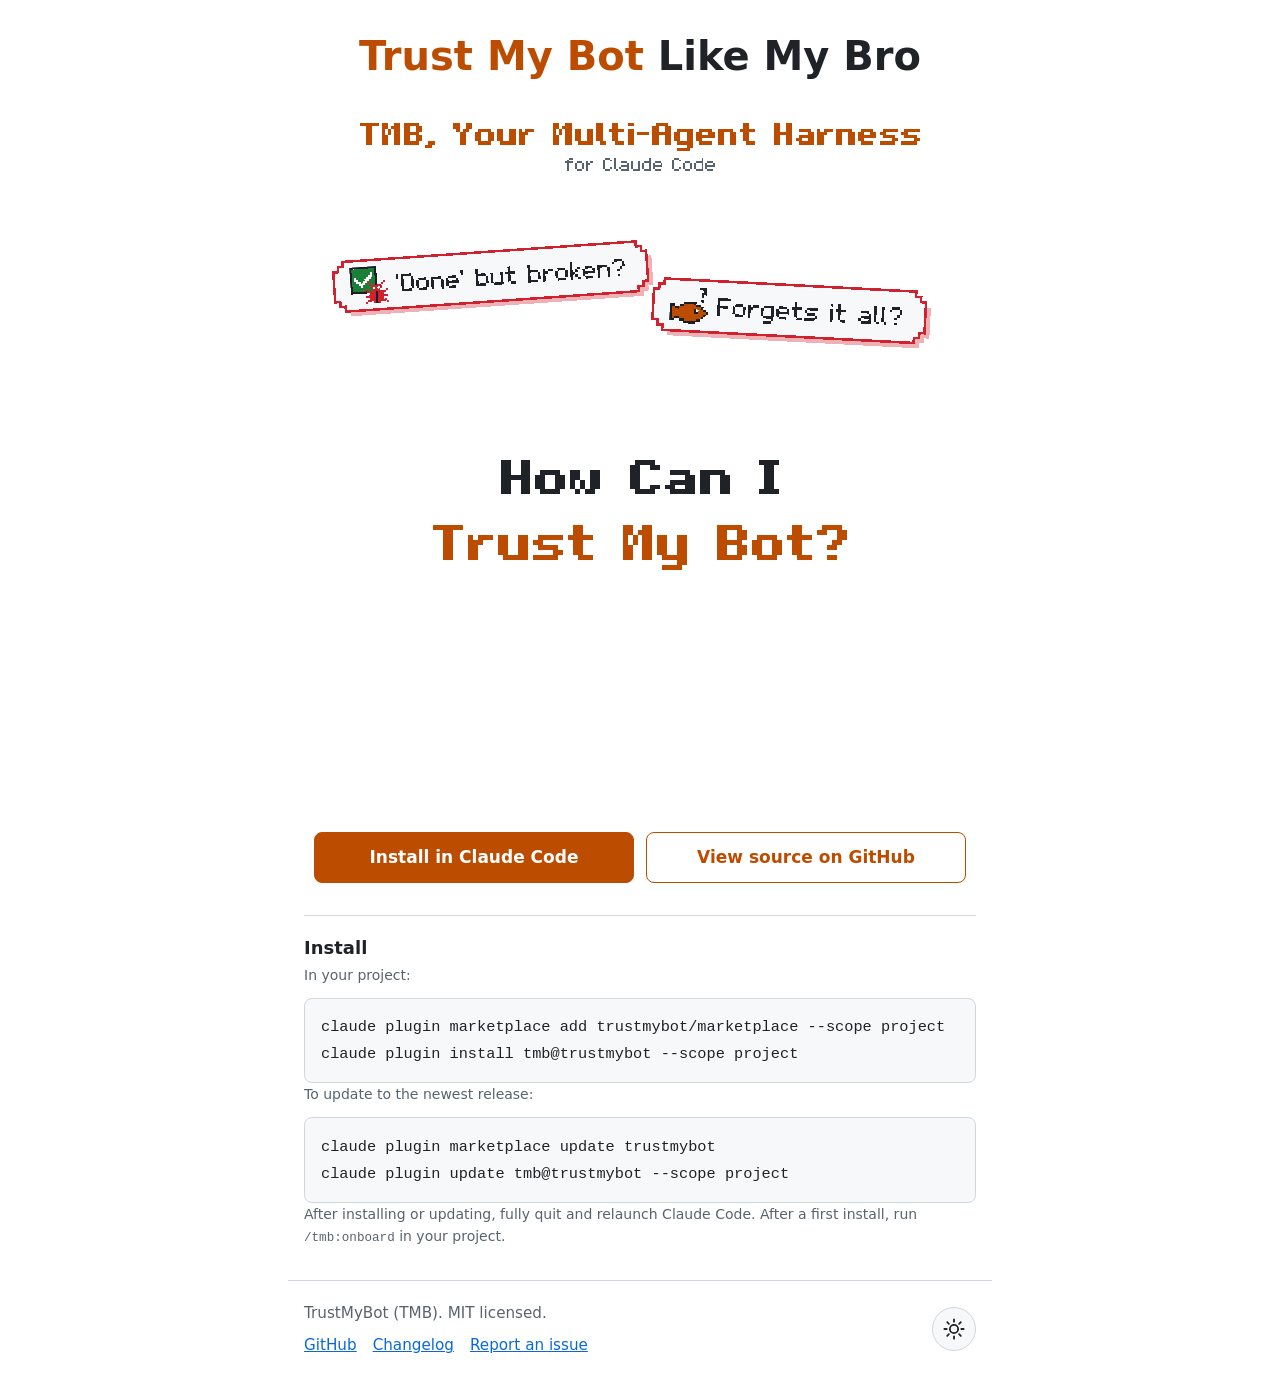
<file: index.html>
<!doctype html>
<html lang="en">
<head>
<meta charset="utf-8">
<meta name="viewport" content="width=device-width, initial-scale=1">
<title>TrustMyBot — Multi-agent harness for Claude Code</title>
<meta name="description" content="TrustMyBot (TMB) is a free, open-source plugin for Claude Code. One agent plans, one builds, and a separate reviewer signs off before anything is pushed.">
<link rel="canonical" href="https://trustmy.bot/">
<meta property="og:type" content="website">
<meta property="og:url" content="https://trustmy.bot/">
<meta property="og:title" content="TrustMyBot: Trust my bot like my bro">
<meta property="og:description" content="One agent plans, one builds, a separate reviewer signs off before anything is pushed. Memory survives restarts. MIT, free forever.">
<meta property="og:image" content="https://trustmy.bot/og.png">
<meta property="og:image:width" content="1200">
<meta property="og:image:height" content="630">
<meta name="twitter:card" content="summary_large_image">
<meta name="color-scheme" content="dark light">
<link rel="icon" href="favicon.svg" type="image/svg+xml">
<script>
try {
  var storedTheme = localStorage.getItem('theme');
  if (storedTheme === 'light' || storedTheme === 'dark') document.documentElement.setAttribute('data-theme', storedTheme);
} catch (e) {}
</script>
<link rel="stylesheet" href="style.css">
<script type="application/ld+json">
{
  "@context": "https://schema.org",
  "@graph": [
    {
      "@type": "SoftwareApplication",
      "@id": "https://trustmy.bot/#app",
      "name": "TrustMyBot",
      "alternateName": "TMB",
      "description": "TrustMyBot (TMB) is a free, open-source plugin for Claude Code. One agent plans, one builds, and a separate reviewer signs off before anything is pushed.",
      "applicationCategory": "DeveloperApplication",
      "applicationSubCategory": "Claude Code plugin",
      "operatingSystem": "macOS, Linux, Windows (WSL 2)",
      "license": "https://opensource.org/licenses/MIT",
      "url": "https://trustmy.bot/",
      "offers": {
        "@type": "Offer",
        "price": "0",
        "priceCurrency": "USD"
      },
      "sameAs": [
        "https://github.com/trustmybot",
        "https://github.com/trustmybot/plugin"
      ]
    },
    {
      "@type": "SoftwareSourceCode",
      "name": "TrustMyBot",
      "codeRepository": "https://github.com/trustmybot/plugin",
      "license": "https://opensource.org/licenses/MIT",
      "targetProduct": { "@id": "https://trustmy.bot/#app" }
    }
  ]
}
</script>
</head>
<body>
<main>
  <header class="hero">
    <h1><span class="accent">Trust My Bot</span> Like My Bro</h1>
    <img id="hero-img" src="hero-auto.svg" width="1080" height="1150" alt="Animated diagram: you hand an idea to bro, two swe agents build it, and code-reviewer approves the work before it is pushed to GitHub.">
    <p class="actions">
      <a class="btn primary" id="install-btn" href="#install">Install in Claude Code</a>
      <a class="btn secondary" href="https://github.com/trustmybot/plugin">View source on GitHub</a>
    </p>
  </header>

  <section id="install">
    <h2>Install</h2>
    <p class="hint">In your project:</p>
    <pre><code id="install-cmds">claude plugin marketplace add trustmybot/marketplace --scope project
claude plugin install tmb@trustmybot --scope project</code></pre>
    <p class="hint">To update to the newest release:</p>
    <pre><code>claude plugin marketplace update trustmybot
claude plugin update tmb@trustmybot --scope project</code></pre>
    <p class="hint">After installing or updating, fully quit and relaunch Claude Code. After a first install, run <code>/tmb:onboard</code> in your project.</p>
  </section>
</main>

<footer>
  <div class="footer-info">
    <p>TrustMyBot (TMB). MIT licensed.</p>
    <nav>
      <a href="https://github.com/trustmybot/plugin">GitHub</a>
      <a href="https://github.com/trustmybot/plugin/blob/main/CHANGELOG.md">Changelog</a>
      <a href="https://github.com/trustmybot/plugin/issues/new">Report an issue</a>
    </nav>
  </div>
  <button type="button" id="theme-toggle" aria-label="Switch to light theme">
    <svg class="icon-sun" aria-hidden="true" width="22" height="22" viewBox="0 0 24 24" fill="none" stroke="currentColor" stroke-width="2" stroke-linecap="round"><circle cx="12" cy="12" r="4.5"/><path d="M12 1.5v2.5M12 20v2.5M1.5 12H4M20 12h2.5M4.6 4.6l1.8 1.8M17.6 17.6l1.8 1.8M4.6 19.4l1.8-1.8M17.6 6.4l1.8-1.8"/></svg>
    <svg class="icon-moon" aria-hidden="true" width="22" height="22" viewBox="0 0 24 24" fill="none" stroke="currentColor" stroke-width="2" stroke-linejoin="round"><path d="M20.5 14.5A8.5 8.5 0 0 1 9.5 3.5a8.5 8.5 0 1 0 11 11z"/></svg>
  </button>
</footer>

<script>
document.getElementById('install-btn').addEventListener('click', function () {
  var btn = this;
  var cmds = document.getElementById('install-cmds').textContent;
  if (!navigator.clipboard) return;
  navigator.clipboard.writeText(cmds).then(function () {
    btn.textContent = 'Copied';
    setTimeout(function () { btn.textContent = 'Install in Claude Code'; }, 2000);
  }, function () {});
});
</script>
<script>
(function () {
  var root = document.documentElement;
  var hero = document.getElementById('hero-img');
  var toggle = document.getElementById('theme-toggle');

  function effectiveTheme() {
    var set = root.getAttribute('data-theme');
    if (set === 'light' || set === 'dark') return set;
    return window.matchMedia && window.matchMedia('(prefers-color-scheme: light)').matches ? 'light' : 'dark';
  }

  function label(theme) {
    toggle.setAttribute('aria-label', theme === 'dark' ? 'Switch to light theme' : 'Switch to dark theme');
  }

  toggle.addEventListener('click', function () {
    var next = effectiveTheme() === 'dark' ? 'light' : 'dark';
    try { localStorage.setItem('theme', next); } catch (e) {}
    root.setAttribute('data-theme', next);
    hero.setAttribute('src', 'hero-' + next + '.svg');
    label(next);
  });

  var stored = root.getAttribute('data-theme');
  if (stored === 'light' || stored === 'dark') hero.setAttribute('src', 'hero-' + stored + '.svg');
  label(effectiveTheme());
  if (window.matchMedia) {
    var query = window.matchMedia('(prefers-color-scheme: light)');
    var onChange = function () { label(effectiveTheme()); };
    if (query.addEventListener) query.addEventListener('change', onChange);
  }
})();
</script>
</body>
</html>
</file>
<file: style.css>
:root,
:root[data-theme="dark"] {
  --bg: #0d1117;
  --surface: #161b22;
  --text: #e6edf3;
  --muted: #9198a1;
  --accent: #f0883e;
  --accent-text: #0d1117;
  --link: #58a6ff;
  --line: #30363d;
  --icon-sun: none;
  --icon-moon: inline;
  color-scheme: dark;
}

:root[data-theme="light"] {
  --bg: #ffffff;
  --surface: #f6f8fa;
  --text: #1f2328;
  --muted: #59636e;
  --accent: #bc4c00;
  --accent-text: #ffffff;
  --link: #0969da;
  --line: #d0d7de;
  --icon-sun: inline;
  --icon-moon: none;
  color-scheme: light;
}

@media (prefers-color-scheme: light) {
  :root:not([data-theme="dark"]) {
    --bg: #ffffff;
    --surface: #f6f8fa;
    --text: #1f2328;
    --muted: #59636e;
    --accent: #bc4c00;
    --accent-text: #ffffff;
    --link: #0969da;
    --line: #d0d7de;
    --icon-sun: inline;
    --icon-moon: none;
    color-scheme: light;
  }
}

*, *::before, *::after { box-sizing: border-box; }

html { scroll-behavior: smooth; }

@media (prefers-reduced-motion: reduce) {
  html { scroll-behavior: auto; }
}

body {
  margin: 0;
  background: var(--bg);
  color: var(--text);
  font-family: system-ui, -apple-system, "Segoe UI", Roboto, "Helvetica Neue", Arial, sans-serif;
  font-size: 1.0625rem;
  line-height: 1.6;
  overflow-wrap: break-word;
}

#theme-toggle {
  flex: none;
  display: inline-flex;
  align-items: center;
  justify-content: center;
  width: 44px;
  height: 44px;
  padding: 0;
  border: 1px solid var(--line);
  border-radius: 50%;
  background: var(--surface);
  color: var(--text);
  cursor: pointer;
}

#theme-toggle:hover { color: var(--accent); }

#theme-toggle:focus-visible {
  outline: 2px solid var(--link);
  outline-offset: 2px;
}

#theme-toggle .icon-sun { display: var(--icon-sun); }
#theme-toggle .icon-moon { display: var(--icon-moon); }

main, footer {
  max-width: 44rem;
  margin: 0 auto;
  padding: 0 16px;
}

body > main:first-child { padding-top: 2rem; }

h1 {
  font-size: clamp(1.4rem, 7.4vw, 2.5rem);
  line-height: 1.2;
  margin: 0 0 1rem;
}

h2 {
  font-size: 1.125rem;
  line-height: 1.3;
  margin: 0 0 0.25rem;
}

.hero h1 { text-align: center; }

h1 .accent { color: var(--accent); }

.hero img {
  display: block;
  max-width: 100%;
  height: auto;
  margin: 0 auto;
}

.actions {
  display: flex;
  flex-wrap: wrap;
  justify-content: center;
  gap: 12px;
  margin: 1.25rem 0 2rem;
}

.actions .btn {
  flex: 1 1 14rem;
  max-width: 20rem;
  min-height: 44px;
  text-align: center;
}

.btn {
  display: inline-block;
  padding: 0.7rem 1.2rem;
  border-radius: 8px;
  font-weight: 600;
  text-decoration: none;
  border: 1px solid var(--accent);
}

.btn.primary {
  background: var(--accent);
  color: var(--accent-text);
}

.btn.secondary {
  color: var(--accent);
  background: transparent;
}

.btn:hover { filter: brightness(1.1); }

section {
  padding: 1.25rem 0;
  border-top: 1px solid var(--line);
}

.hint {
  margin: 0 0 0.75rem;
  color: var(--muted);
  font-size: 0.875rem;
}

a { color: var(--link); }

a:focus-visible, .btn:focus-visible {
  outline: 2px solid var(--link);
  outline-offset: 2px;
}

code {
  font-family: ui-monospace, SFMono-Regular, Menlo, Consolas, monospace;
  font-size: 0.9em;
}

pre {
  background: var(--surface);
  border: 1px solid var(--line);
  border-radius: 8px;
  padding: 0.9rem 1rem;
  white-space: pre-wrap;
  overflow-wrap: anywhere;
  margin: 0;
}

footer {
  border-top: 1px solid var(--line);
  padding-top: 1.25rem;
  padding-bottom: 2rem;
  color: var(--muted);
  font-size: 0.95rem;
  display: flex;
  flex-wrap: wrap;
  justify-content: space-between;
  align-items: center;
  gap: 1rem;
}

footer p { margin: 0 0 0.5rem; }

footer nav {
  display: flex;
  flex-wrap: wrap;
  gap: 1rem;
}
</file>
